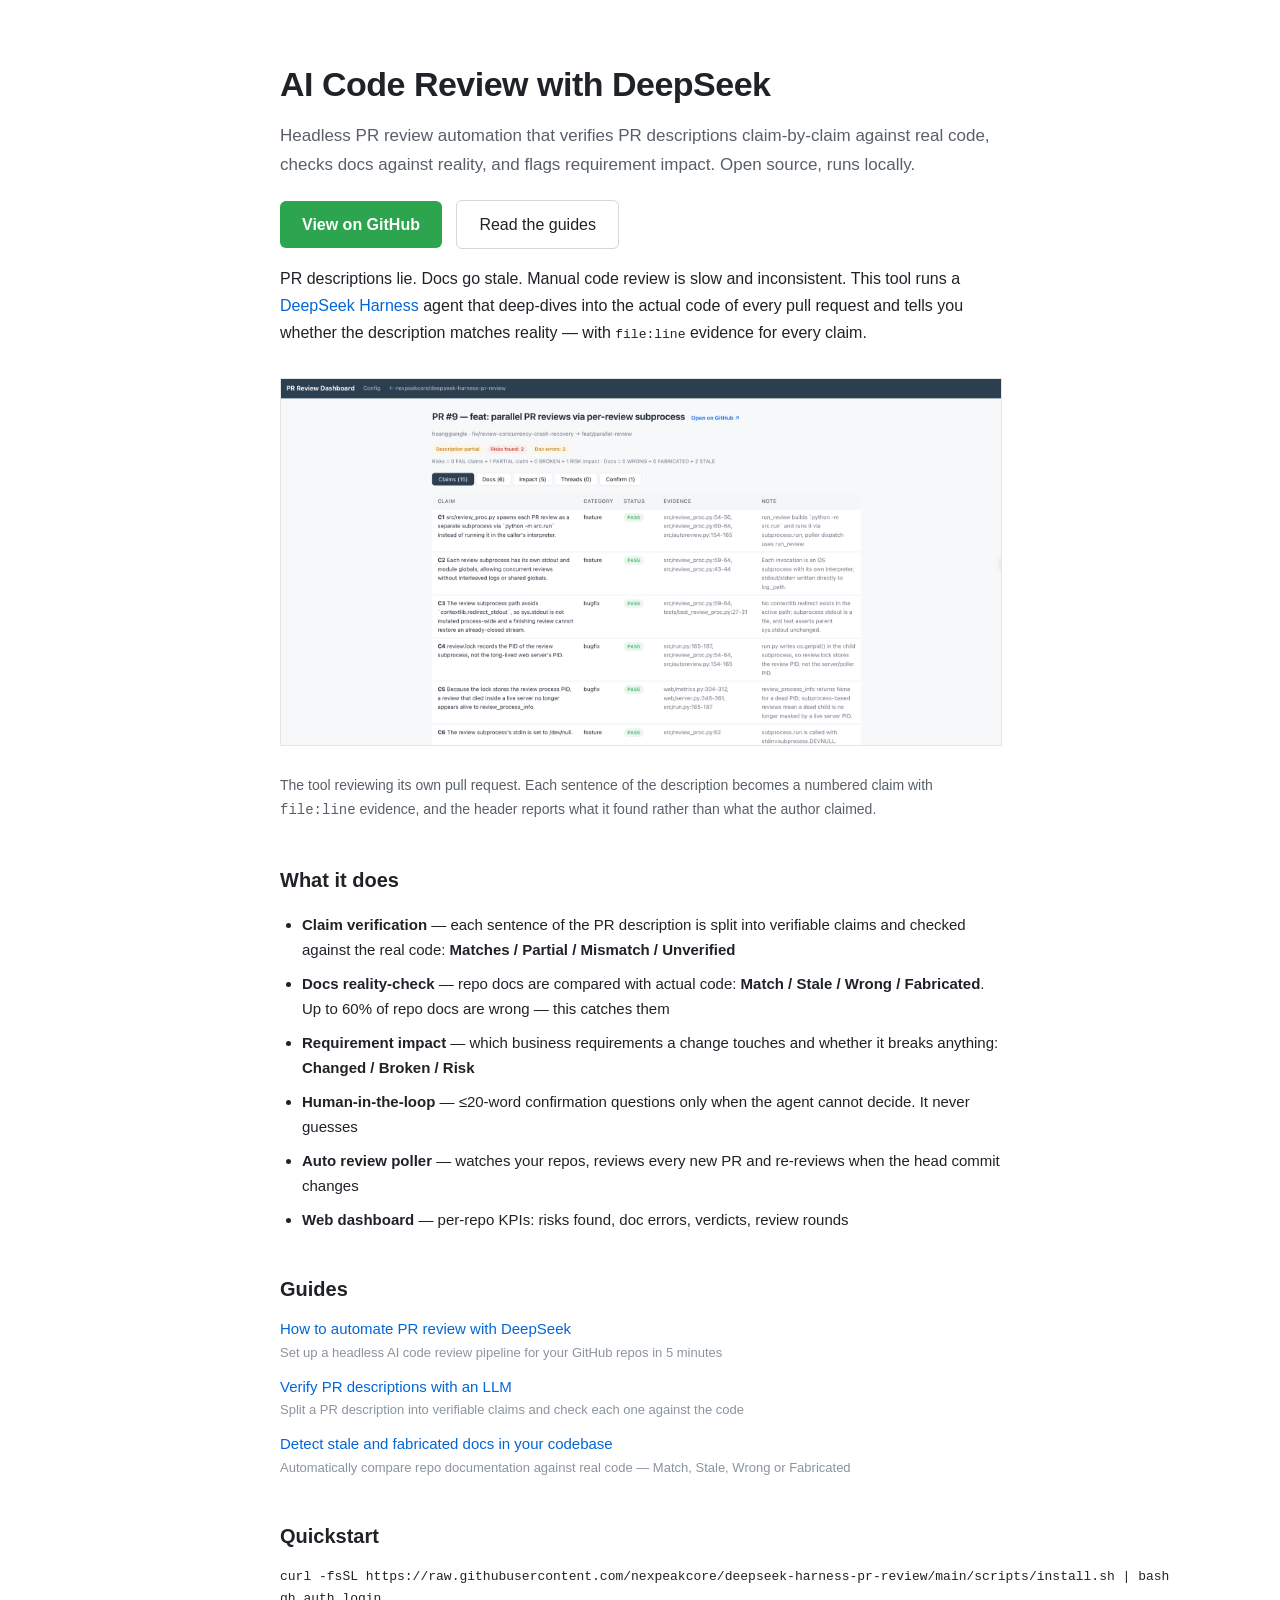
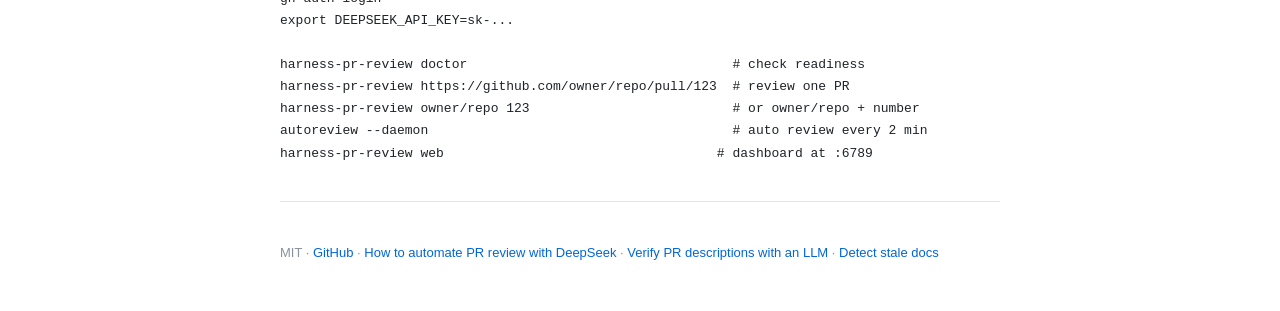
<file: docs/index.html>
<!DOCTYPE html>
<html lang="en">
<head>
<meta charset="utf-8">
<meta name="viewport" content="width=device-width, initial-scale=1">
<title>AI Code Review with DeepSeek — Headless PR Review Automation</title>
<meta name="description" content="AI code review with DeepSeek: headless PR review automation that verifies PR descriptions claim-by-claim against real code, checks docs against reality, and flags requirement impact. Open source, runs locally.">
<meta name="keywords" content="deepseek code review, deepseek pr review, ai pr review, ai code review tool, llm code review automation, headless code review, code review with deepseek">
<meta property="og:title" content="AI Code Review with DeepSeek — Headless PR Review Automation">
<meta property="og:description" content="Verify PR descriptions claim-by-claim against real code. Detect stale and fabricated docs. Flag requirement impact. Open source.">
<meta property="og:type" content="website">
<meta property="og:url" content="https://nexpeakcore.github.io/deepseek-harness-pr-review/">
<link rel="canonical" href="https://nexpeakcore.github.io/deepseek-harness-pr-review/">
<style>
body { margin: 0 auto; max-width: 720px; padding: 56px 24px 48px;
       font-family: -apple-system, "Segoe UI", Roboto, sans-serif;
       color: #1f2328; line-height: 1.7; }
a { color: #0366d6; text-decoration: none; }
a:hover { text-decoration: underline; }
h1 { font-size: 34px; font-weight: 700; margin: 0 0 8px; letter-spacing: -0.5px; }
h2 { font-size: 20px; font-weight: 600; margin: 40px 0 10px; }
.tagline { font-size: 17px; color: #57606a; margin: 0 0 20px; }
.cta { display: inline-block; background: #2da44e; color: #fff; font-weight: 600;
       padding: 10px 22px; border-radius: 6px; margin-right: 10px; }
.cta:hover { text-decoration: none; background: #2c974b; }
.cta-gh { display: inline-block; border: 1px solid #d0d7de; padding: 10px 22px;
          border-radius: 6px; color: #1f2328; font-weight: 500; }
ul { padding-left: 22px; font-size: 15px; }
li { margin: 8px 0; }
.guide-list a { font-size: 15px; display: block; margin: 10px 0; }
.guide-list small { color: #8b949e; display: block; font-size: 13px; }
img { max-width: 100%; height: auto; margin: 16px 0 4px; border: 1px solid #e5e5e5; }
.caption { font-size: 14px; color: #57606a; margin: 0 0 24px; }
figcaption { font-size: 12px; color: #8b949e; }
hr { border: none; border-top: 1px solid #e5e5e5; margin: 36px 0; }
footer { margin-top: 40px; font-size: 13px; color: #8b949e; }
</style>
</head>
<body>

<h1>AI Code Review with DeepSeek</h1>
<p class="tagline">Headless PR review automation that verifies PR descriptions
claim-by-claim against real code, checks docs against reality, and flags
requirement impact. Open source, runs locally.</p>

<p>
  <a class="cta" href="https://github.com/nexpeakcore/deepseek-harness-pr-review">View on GitHub</a>
  <a class="cta-gh" href="#guides">Read the guides</a>
</p>

<p>PR descriptions lie. Docs go stale. Manual code review is slow and
inconsistent. This tool runs a <a href="https://deepseek.com/harness/en/">DeepSeek Harness</a>
agent that deep-dives into the actual code of every pull request and tells you
whether the description matches reality — with <code>file:line</code> evidence
for every claim.</p>

<p>
  <a href="screenshots/dashboard-demo.png">
    <img src="screenshots/dashboard-demo.png" width="2000" height="1015"
         alt="PR review dashboard showing each claim from a PR description checked against real code with file:line evidence"
         loading="lazy">
  </a>
</p>
<p class="caption">The tool reviewing its own pull request. Each sentence of the
description becomes a numbered claim with <code>file:line</code> evidence, and
the header reports what it found rather than what the author claimed.</p>

<h2>What it does</h2>
<ul>
  <li><b>Claim verification</b> — each sentence of the PR description is split
  into verifiable claims and checked against the real code: <b>Matches / Partial
  / Mismatch / Unverified</b></li>
  <li><b>Docs reality-check</b> — repo docs are compared with actual code:
  <b>Match / Stale / Wrong / Fabricated</b>. Up to 60% of repo docs are wrong —
  this catches them</li>
  <li><b>Requirement impact</b> — which business requirements a change touches
  and whether it breaks anything: <b>Changed / Broken / Risk</b></li>
  <li><b>Human-in-the-loop</b> — ≤20-word confirmation questions only when the
  agent cannot decide. It never guesses</li>
  <li><b>Auto review poller</b> — watches your repos, reviews every new PR and
  re-reviews when the head commit changes</li>
  <li><b>Web dashboard</b> — per-repo KPIs: risks found, doc errors, verdicts, review
  rounds</li>
</ul>

<h2 id="guides">Guides</h2>
<div class="guide-list">
  <a href="guide/how-to-automate-pr-review-with-deepseek.html">How to automate PR review with DeepSeek<small>Set up a headless AI code review pipeline for your GitHub repos in 5 minutes</small></a>
  <a href="guide/verify-pr-descriptions-with-llm.html">Verify PR descriptions with an LLM<small>Split a PR description into verifiable claims and check each one against the code</small></a>
  <a href="guide/detect-stale-docs-in-codebase.html">Detect stale and fabricated docs in your codebase<small>Automatically compare repo documentation against real code — Match, Stale, Wrong or Fabricated</small></a>
</div>

<h2>Quickstart</h2>
<pre><code>curl -fsSL https://raw.githubusercontent.com/nexpeakcore/deepseek-harness-pr-review/main/scripts/install.sh | bash
gh auth login
export DEEPSEEK_API_KEY=sk-...

harness-pr-review doctor                                  # check readiness
harness-pr-review https://github.com/owner/repo/pull/123  # review one PR
harness-pr-review owner/repo 123                          # or owner/repo + number
autoreview --daemon                                       # auto review every 2 min
harness-pr-review web                                   # dashboard at :6789</code></pre>

<hr>

<footer>MIT · <a href="https://github.com/nexpeakcore/deepseek-harness-pr-review">GitHub</a> ·
<a href="guide/how-to-automate-pr-review-with-deepseek.html">How to automate PR review with DeepSeek</a> ·
<a href="guide/verify-pr-descriptions-with-llm.html">Verify PR descriptions with an LLM</a> ·
<a href="guide/detect-stale-docs-in-codebase.html">Detect stale docs</a></footer>

</body>
</html>
</file>
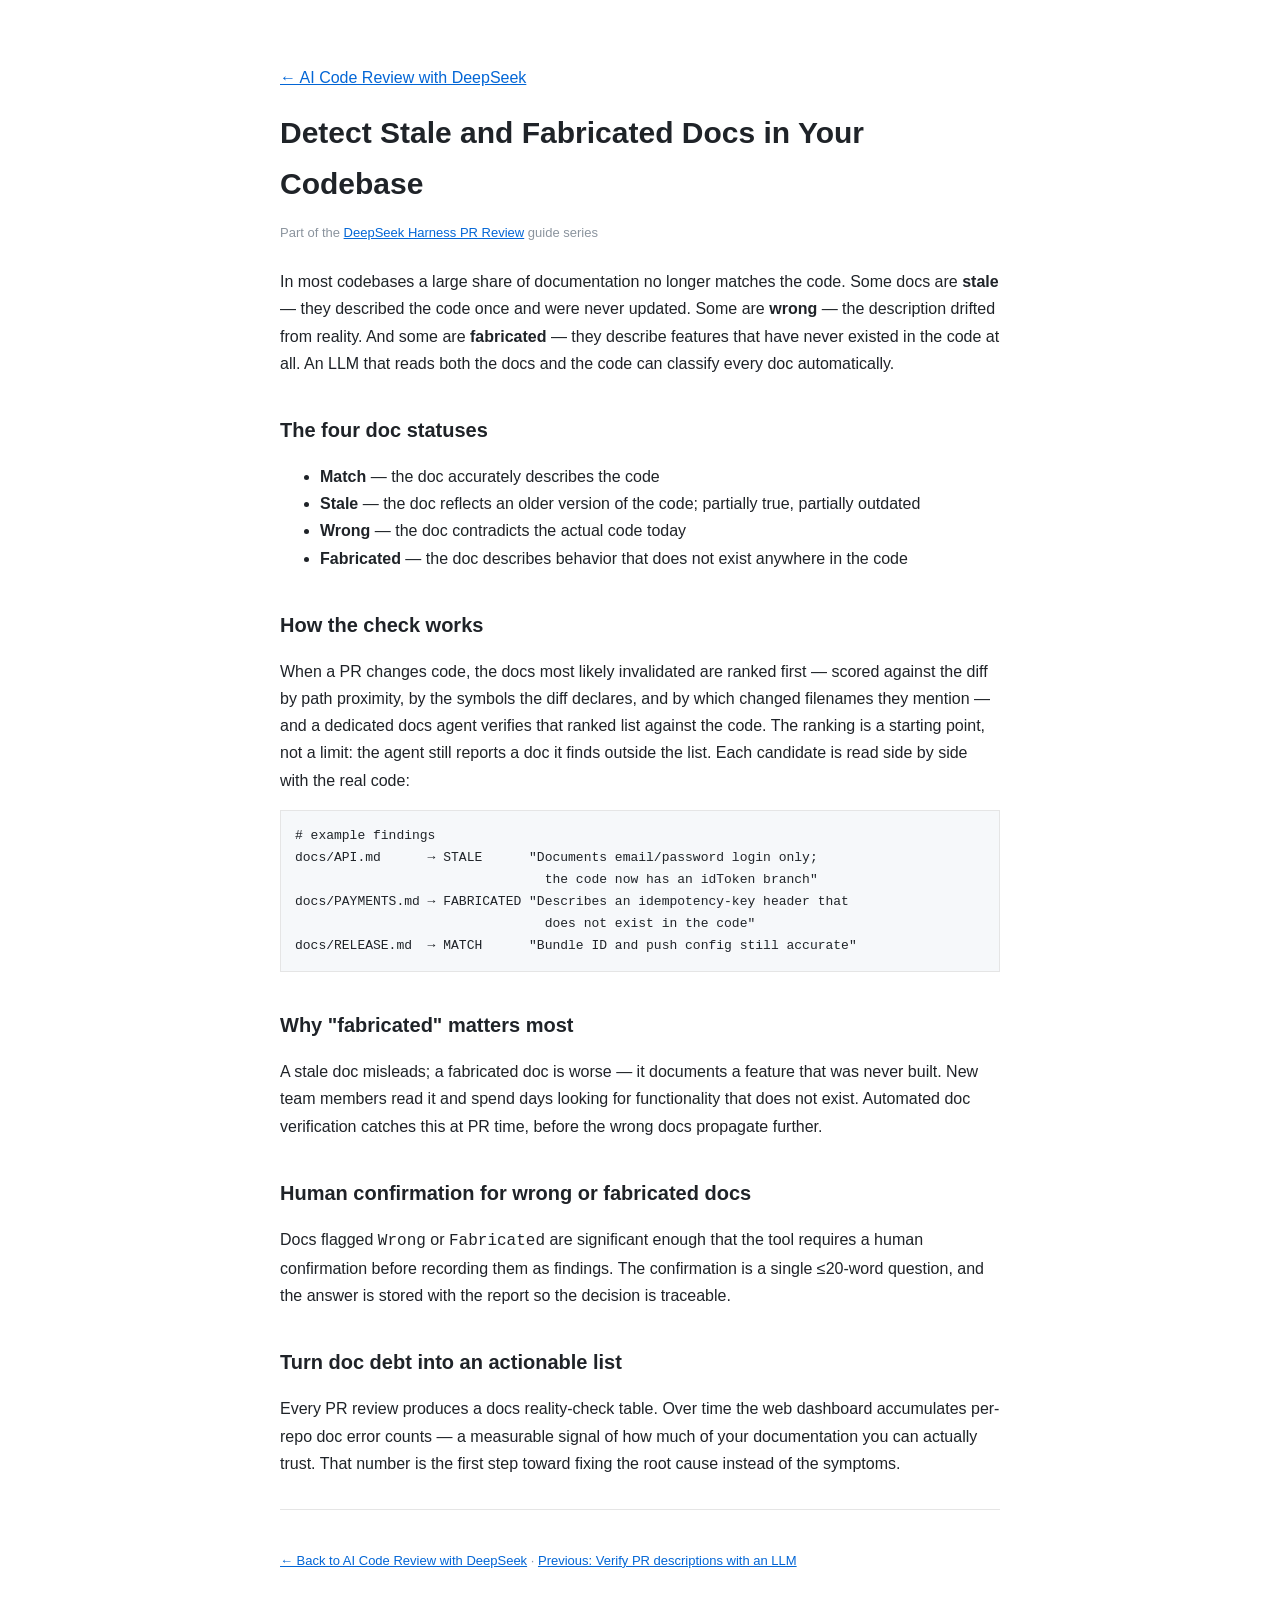
<file: docs/guide/detect-stale-docs-in-codebase.html>
<!DOCTYPE html>
<html lang="en">
<head>
<meta charset="utf-8">
<meta name="viewport" content="width=device-width, initial-scale=1">
<title>Detect Stale and Fabricated Docs in Your Codebase — Automated Guide</title>
<meta name="description" content="Detect stale and fabricated documentation with an LLM: automatically compare repo docs against real code and classify each doc as Match, Stale, Wrong or Fabricated. Stop trusting docs that lie.">
<meta name="keywords" content="stale docs, fabricated documentation, documentation drift, docs vs code, llm docs check, documentation accuracy">
<link rel="canonical" href="https://nexpeakcore.github.io/deepseek-harness-pr-review/guide/detect-stale-docs-in-codebase.html">
<style>
body { margin: 0 auto; max-width: 720px; padding: 48px 24px 48px;
       font-family: -apple-system, "Segoe UI", Roboto, sans-serif;
       color: #1f2328; line-height: 1.7; }
a { color: #0366d6; }
h1 { font-size: 30px; font-weight: 700; margin: 0 0 6px; }
h2 { font-size: 20px; font-weight: 600; margin: 36px 0 10px; }
.meta { color: #8b949e; font-size: 13px; margin-bottom: 24px; }
pre { background: #f6f8fa; border: 1px solid #e5e5e5; padding: 14px;
      overflow-x: auto; font-size: 13px; }
code { font-family: ui-monospace, SFMono-Regular, Menlo, monospace; }
hr { border: none; border-top: 1px solid #e5e5e5; margin: 32px 0; }
footer { margin-top: 40px; font-size: 13px; color: #8b949e; }
</style>
</head>
<body>

<p><a href="../">← AI Code Review with DeepSeek</a></p>

<h1>Detect Stale and Fabricated Docs in Your Codebase</h1>
<p class="meta">Part of the <a href="../">DeepSeek Harness PR Review</a> guide series</p>

<p>In most codebases a large share of documentation no longer matches the
code. Some docs are <b>stale</b> — they described the code once and were never
updated. Some are <b>wrong</b> — the description drifted from reality. And some
are <b>fabricated</b> — they describe features that have never existed in the
code at all. An LLM that reads both the docs and the code can classify every
doc automatically.</p>

<h2>The four doc statuses</h2>
<ul>
  <li><b>Match</b> — the doc accurately describes the code</li>
  <li><b>Stale</b> — the doc reflects an older version of the code; partially
  true, partially outdated</li>
  <li><b>Wrong</b> — the doc contradicts the actual code today</li>
  <li><b>Fabricated</b> — the doc describes behavior that does not exist
  anywhere in the code</li>
</ul>

<h2>How the check works</h2>
<p>When a PR changes code, the docs most likely invalidated are ranked first —
scored against the diff by path proximity, by the symbols the diff declares, and
by which changed filenames they mention — and a dedicated docs agent verifies
that ranked list against the code. The ranking is a starting point, not a limit:
the agent still reports a doc it finds outside the list. Each candidate is read
side by side with the real code:</p>
<pre><code># example findings
docs/API.md      → STALE      "Documents email/password login only;
                                the code now has an idToken branch"
docs/PAYMENTS.md → FABRICATED "Describes an idempotency-key header that
                                does not exist in the code"
docs/RELEASE.md  → MATCH      "Bundle ID and push config still accurate"</code></pre>

<h2>Why "fabricated" matters most</h2>
<p>A stale doc misleads; a fabricated doc is worse — it documents a feature
that was never built. New team members read it and spend days looking for
functionality that does not exist. Automated doc verification catches this at
PR time, before the wrong docs propagate further.</p>

<h2>Human confirmation for wrong or fabricated docs</h2>
<p>Docs flagged <code>Wrong</code> or <code>Fabricated</code> are significant
enough that the tool requires a human confirmation before recording them as
findings. The confirmation is a single ≤20-word question, and the answer is
stored with the report so the decision is traceable.</p>

<h2>Turn doc debt into an actionable list</h2>
<p>Every PR review produces a docs reality-check table. Over time the web
dashboard accumulates per-repo doc error counts — a measurable signal of how
much of your documentation you can actually trust. That number is the first
step toward fixing the root cause instead of the symptoms.</p>

<hr>

<footer><a href="../">← Back to AI Code Review with DeepSeek</a> ·
<a href="verify-pr-descriptions-with-llm.html">Previous: Verify PR descriptions with an LLM</a></footer>

</body>
</html>
</file>
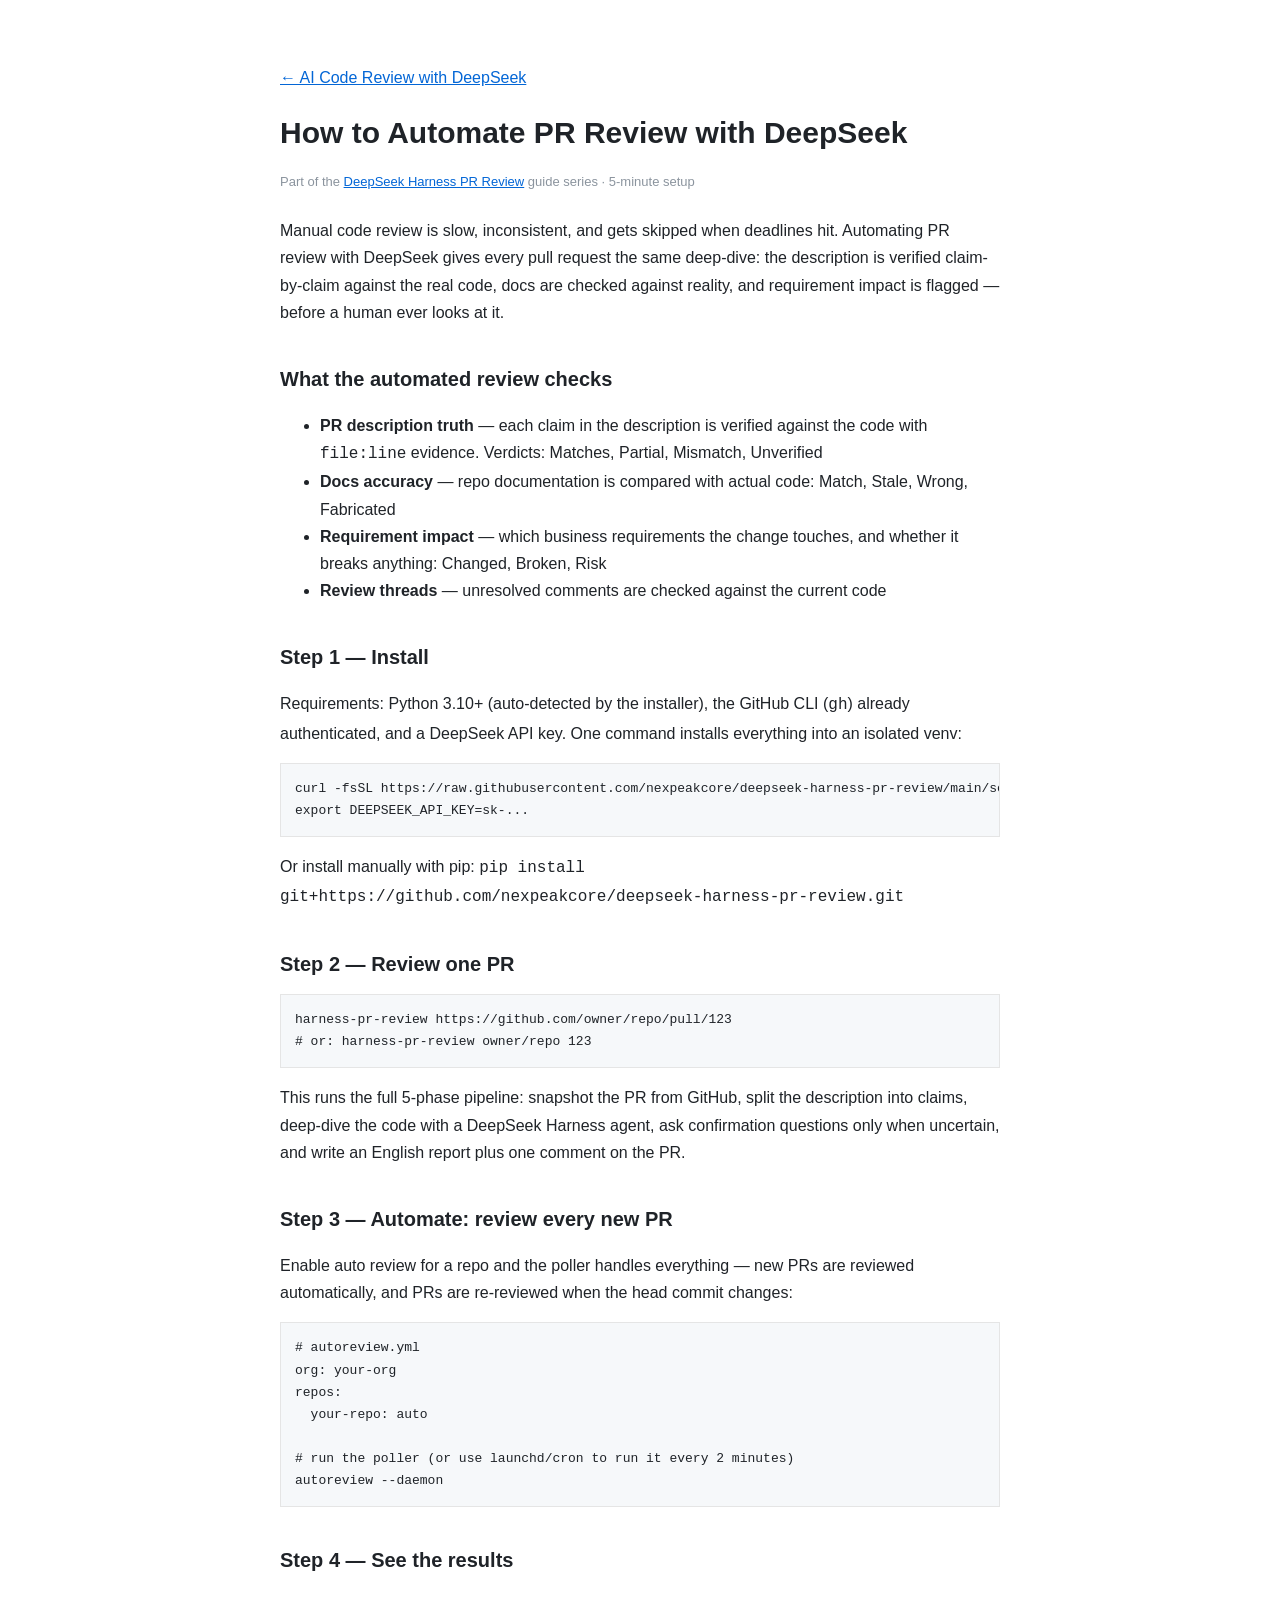
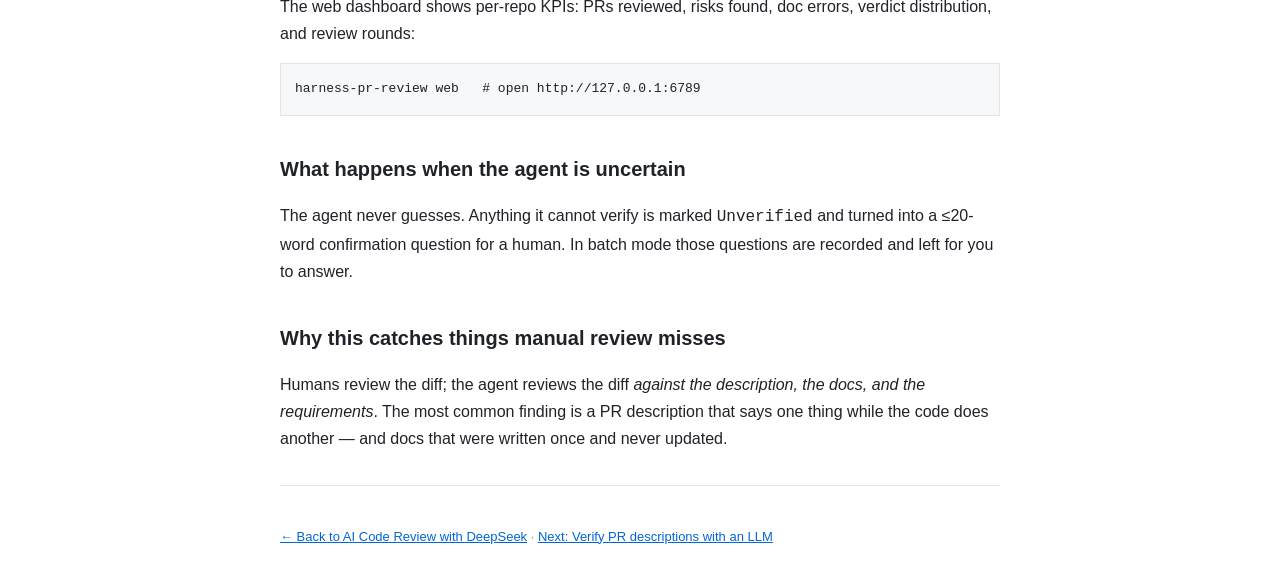
<file: docs/guide/how-to-automate-pr-review-with-deepseek.html>
<!DOCTYPE html>
<html lang="en">
<head>
<meta charset="utf-8">
<meta name="viewport" content="width=device-width, initial-scale=1">
<title>How to Automate PR Review with DeepSeek — Step-by-Step Guide</title>
<meta name="description" content="Learn how to automate PR review with DeepSeek: a headless AI code review pipeline that verifies PR descriptions claim-by-claim, checks docs against reality, and posts a review comment on every pull request.">
<meta name="keywords" content="automate pr review, deepseek pr review, ai code review automation, headless code review, automated code review github">
<link rel="canonical" href="https://nexpeakcore.github.io/deepseek-harness-pr-review/guide/how-to-automate-pr-review-with-deepseek.html">
<style>
body { margin: 0 auto; max-width: 720px; padding: 48px 24px 48px;
       font-family: -apple-system, "Segoe UI", Roboto, sans-serif;
       color: #1f2328; line-height: 1.7; }
a { color: #0366d6; }
h1 { font-size: 30px; font-weight: 700; margin: 0 0 6px; }
h2 { font-size: 20px; font-weight: 600; margin: 36px 0 10px; }
.meta { color: #8b949e; font-size: 13px; margin-bottom: 24px; }
pre { background: #f6f8fa; border: 1px solid #e5e5e5; padding: 14px;
      overflow-x: auto; font-size: 13px; }
code { font-family: ui-monospace, SFMono-Regular, Menlo, monospace; }
hr { border: none; border-top: 1px solid #e5e5e5; margin: 32px 0; }
footer { margin-top: 40px; font-size: 13px; color: #8b949e; }
</style>
</head>
<body>

<p><a href="../">← AI Code Review with DeepSeek</a></p>

<h1>How to Automate PR Review with DeepSeek</h1>
<p class="meta">Part of the <a href="../">DeepSeek Harness PR Review</a> guide series · 5-minute setup</p>

<p>Manual code review is slow, inconsistent, and gets skipped when deadlines
hit. Automating PR review with DeepSeek gives every pull request the same
deep-dive: the description is verified claim-by-claim against the real code,
docs are checked against reality, and requirement impact is flagged — before a
human ever looks at it.</p>

<h2>What the automated review checks</h2>
<ul>
  <li><b>PR description truth</b> — each claim in the description is verified
  against the code with <code>file:line</code> evidence. Verdicts: Matches,
  Partial, Mismatch, Unverified</li>
  <li><b>Docs accuracy</b> — repo documentation is compared with actual code:
  Match, Stale, Wrong, Fabricated</li>
  <li><b>Requirement impact</b> — which business requirements the change
  touches, and whether it breaks anything: Changed, Broken, Risk</li>
  <li><b>Review threads</b> — unresolved comments are checked against the
  current code</li>
</ul>

<h2>Step 1 — Install</h2>
<p>Requirements: Python 3.10+ (auto-detected by the installer), the GitHub CLI
(<code>gh</code>) already authenticated, and a DeepSeek API key. One command
installs everything into an isolated venv:</p>
<pre><code>curl -fsSL https://raw.githubusercontent.com/nexpeakcore/deepseek-harness-pr-review/main/scripts/install.sh | bash
export DEEPSEEK_API_KEY=sk-...</code></pre>
<p>Or install manually with pip: <code>pip install git+https://github.com/nexpeakcore/deepseek-harness-pr-review.git</code></p>

<h2>Step 2 — Review one PR</h2>
<pre><code>harness-pr-review https://github.com/owner/repo/pull/123
# or: harness-pr-review owner/repo 123</code></pre>
<p>This runs the full 5-phase pipeline: snapshot the PR from GitHub, split the
description into claims, deep-dive the code with a DeepSeek Harness agent,
ask confirmation questions only when uncertain, and write an English report
plus one comment on the PR.</p>

<h2>Step 3 — Automate: review every new PR</h2>
<p>Enable auto review for a repo and the poller handles everything — new PRs
are reviewed automatically, and PRs are re-reviewed when the head commit
changes:</p>
<pre><code># autoreview.yml
org: your-org
repos:
  your-repo: auto

# run the poller (or use launchd/cron to run it every 2 minutes)
autoreview --daemon</code></pre>

<h2>Step 4 — See the results</h2>
<p>The web dashboard shows per-repo KPIs: PRs reviewed, risks found,
doc errors, verdict distribution, and review rounds:</p>
<pre><code>harness-pr-review web   # open http://127.0.0.1:6789</code></pre>

<h2>What happens when the agent is uncertain</h2>
<p>The agent never guesses. Anything it cannot verify is marked
<code>Unverified</code> and turned into a ≤20-word confirmation question for a
human. In batch mode those questions are recorded and left for you to answer.</p>

<h2>Why this catches things manual review misses</h2>
<p>Humans review the diff; the agent reviews the diff <i>against the
description, the docs, and the requirements</i>. The most common finding is a
PR description that says one thing while the code does another — and docs that
were written once and never updated.</p>

<hr>

<footer><a href="../">← Back to AI Code Review with DeepSeek</a> ·
<a href="verify-pr-descriptions-with-llm.html">Next: Verify PR descriptions with an LLM</a></footer>

</body>
</html>
</file>
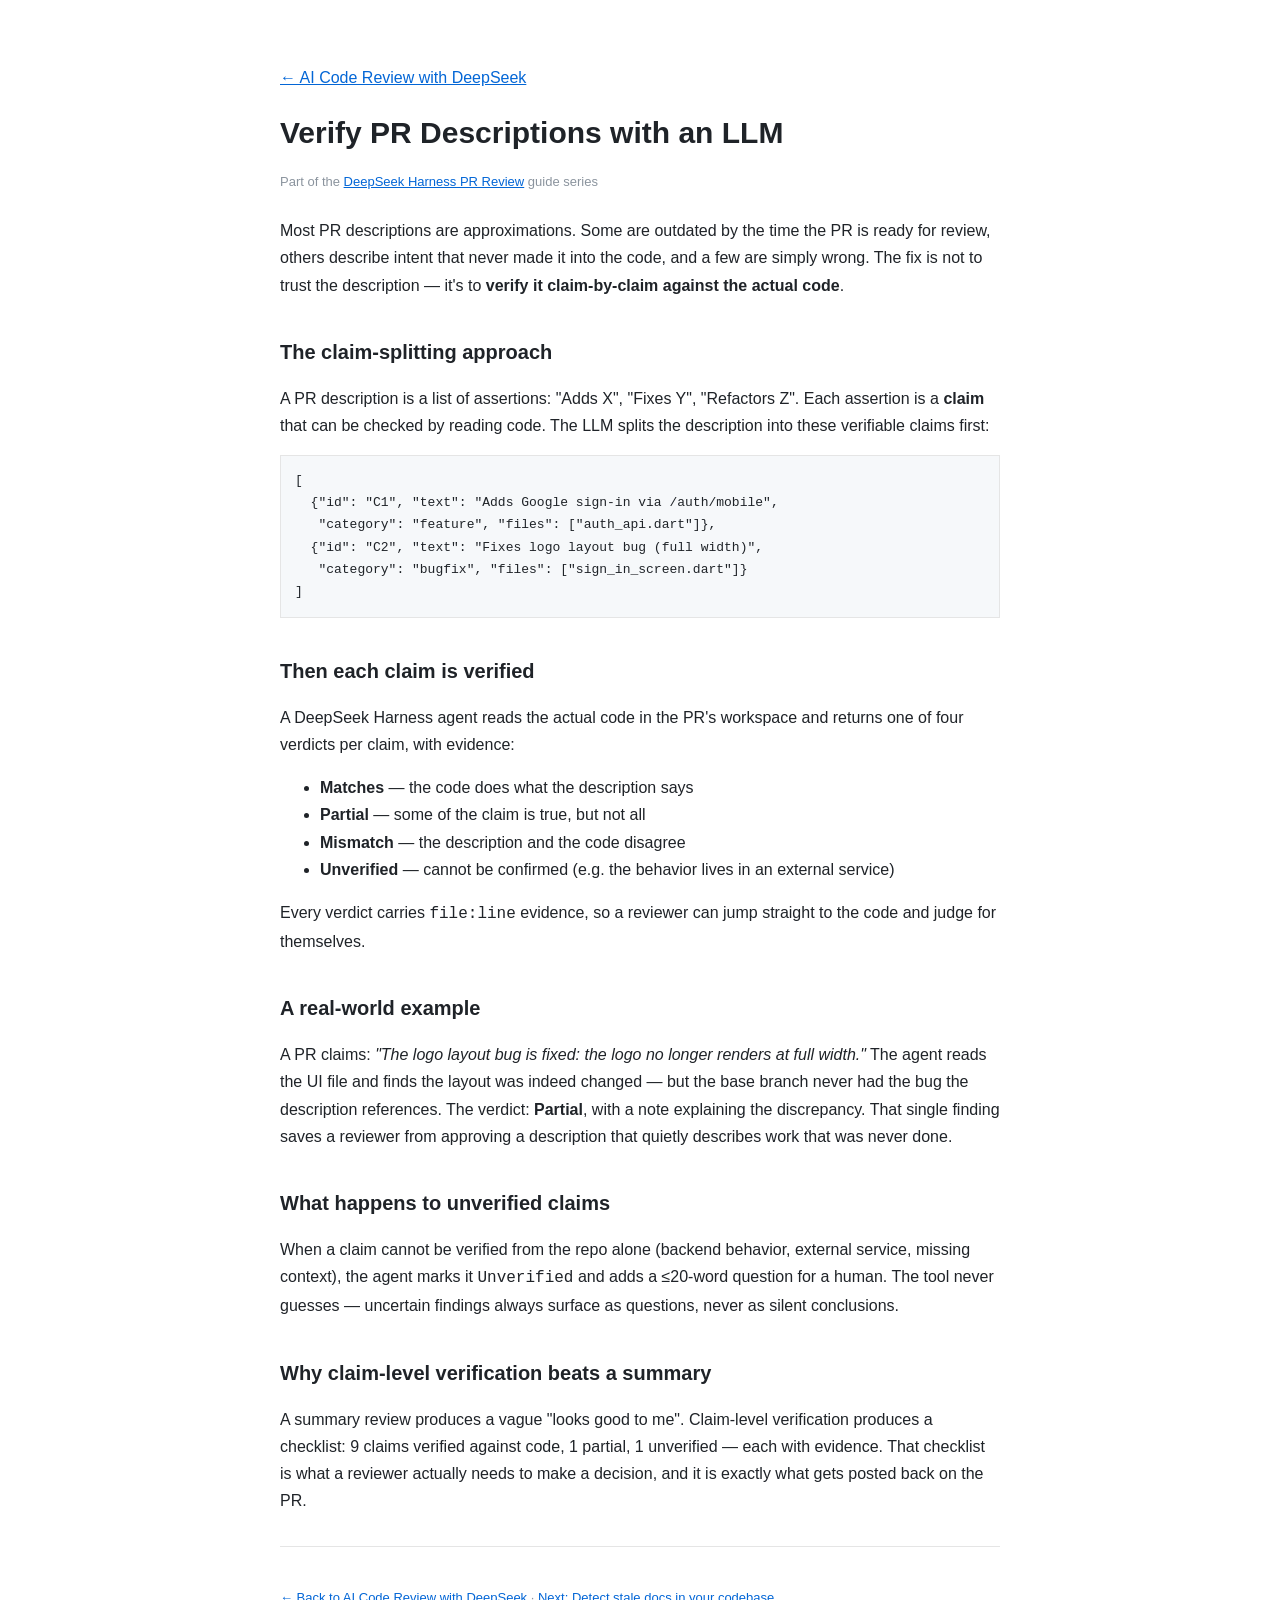
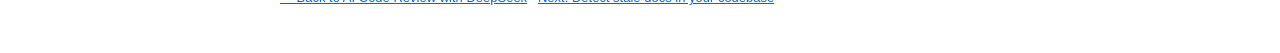
<file: docs/guide/verify-pr-descriptions-with-llm.html>
<!DOCTYPE html>
<html lang="en">
<head>
<meta charset="utf-8">
<meta name="viewport" content="width=device-width, initial-scale=1">
<title>Verify PR Descriptions with an LLM — Claim-by-Claim Guide</title>
<meta name="description" content="How to verify PR descriptions with an LLM: split the description into verifiable claims, check each one against the real code with file:line evidence, and catch descriptions that lie.">
<meta name="keywords" content="verify pr description, llm code review, pr description accuracy, ai pr review, claim verification code review">
<link rel="canonical" href="https://nexpeakcore.github.io/deepseek-harness-pr-review/guide/verify-pr-descriptions-with-llm.html">
<style>
body { margin: 0 auto; max-width: 720px; padding: 48px 24px 48px;
       font-family: -apple-system, "Segoe UI", Roboto, sans-serif;
       color: #1f2328; line-height: 1.7; }
a { color: #0366d6; }
h1 { font-size: 30px; font-weight: 700; margin: 0 0 6px; }
h2 { font-size: 20px; font-weight: 600; margin: 36px 0 10px; }
.meta { color: #8b949e; font-size: 13px; margin-bottom: 24px; }
pre { background: #f6f8fa; border: 1px solid #e5e5e5; padding: 14px;
      overflow-x: auto; font-size: 13px; }
code { font-family: ui-monospace, SFMono-Regular, Menlo, monospace; }
hr { border: none; border-top: 1px solid #e5e5e5; margin: 32px 0; }
footer { margin-top: 40px; font-size: 13px; color: #8b949e; }
</style>
</head>
<body>

<p><a href="../">← AI Code Review with DeepSeek</a></p>

<h1>Verify PR Descriptions with an LLM</h1>
<p class="meta">Part of the <a href="../">DeepSeek Harness PR Review</a> guide series</p>

<p>Most PR descriptions are approximations. Some are outdated by the time the
PR is ready for review, others describe intent that never made it into the
code, and a few are simply wrong. The fix is not to trust the description —
it's to <b>verify it claim-by-claim against the actual code</b>.</p>

<h2>The claim-splitting approach</h2>
<p>A PR description is a list of assertions: "Adds X", "Fixes Y", "Refactors Z".
Each assertion is a <b>claim</b> that can be checked by reading code. The LLM
splits the description into these verifiable claims first:</p>
<pre><code>[
  {"id": "C1", "text": "Adds Google sign-in via /auth/mobile",
   "category": "feature", "files": ["auth_api.dart"]},
  {"id": "C2", "text": "Fixes logo layout bug (full width)",
   "category": "bugfix", "files": ["sign_in_screen.dart"]}
]</code></pre>

<h2>Then each claim is verified</h2>
<p>A DeepSeek Harness agent reads the actual code in the PR's workspace and
returns one of four verdicts per claim, with evidence:</p>
<ul>
  <li><b>Matches</b> — the code does what the description says</li>
  <li><b>Partial</b> — some of the claim is true, but not all</li>
  <li><b>Mismatch</b> — the description and the code disagree</li>
  <li><b>Unverified</b> — cannot be confirmed (e.g. the behavior lives in an
  external service)</li>
</ul>
<p>Every verdict carries <code>file:line</code> evidence, so a reviewer can jump
straight to the code and judge for themselves.</p>

<h2>A real-world example</h2>
<p>A PR claims: <i>"The logo layout bug is fixed: the logo no longer renders at
full width."</i> The agent reads the UI file and finds the layout was indeed
changed — but the base branch never had the bug the description references.
The verdict: <b>Partial</b>, with a note explaining the discrepancy. That single
finding saves a reviewer from approving a description that quietly describes
work that was never done.</p>

<h2>What happens to unverified claims</h2>
<p>When a claim cannot be verified from the repo alone (backend behavior,
external service, missing context), the agent marks it <code>Unverified</code>
and adds a ≤20-word question for a human. The tool never guesses — uncertain
findings always surface as questions, never as silent conclusions.</p>

<h2>Why claim-level verification beats a summary</h2>
<p>A summary review produces a vague "looks good to me". Claim-level
verification produces a checklist: 9 claims verified against code, 1 partial,
1 unverified — each with evidence. That checklist is what a reviewer actually
needs to make a decision, and it is exactly what gets posted back on the PR.</p>

<hr>

<footer><a href="../">← Back to AI Code Review with DeepSeek</a> ·
<a href="detect-stale-docs-in-codebase.html">Next: Detect stale docs in your codebase</a></footer>

</body>
</html>
</file>
